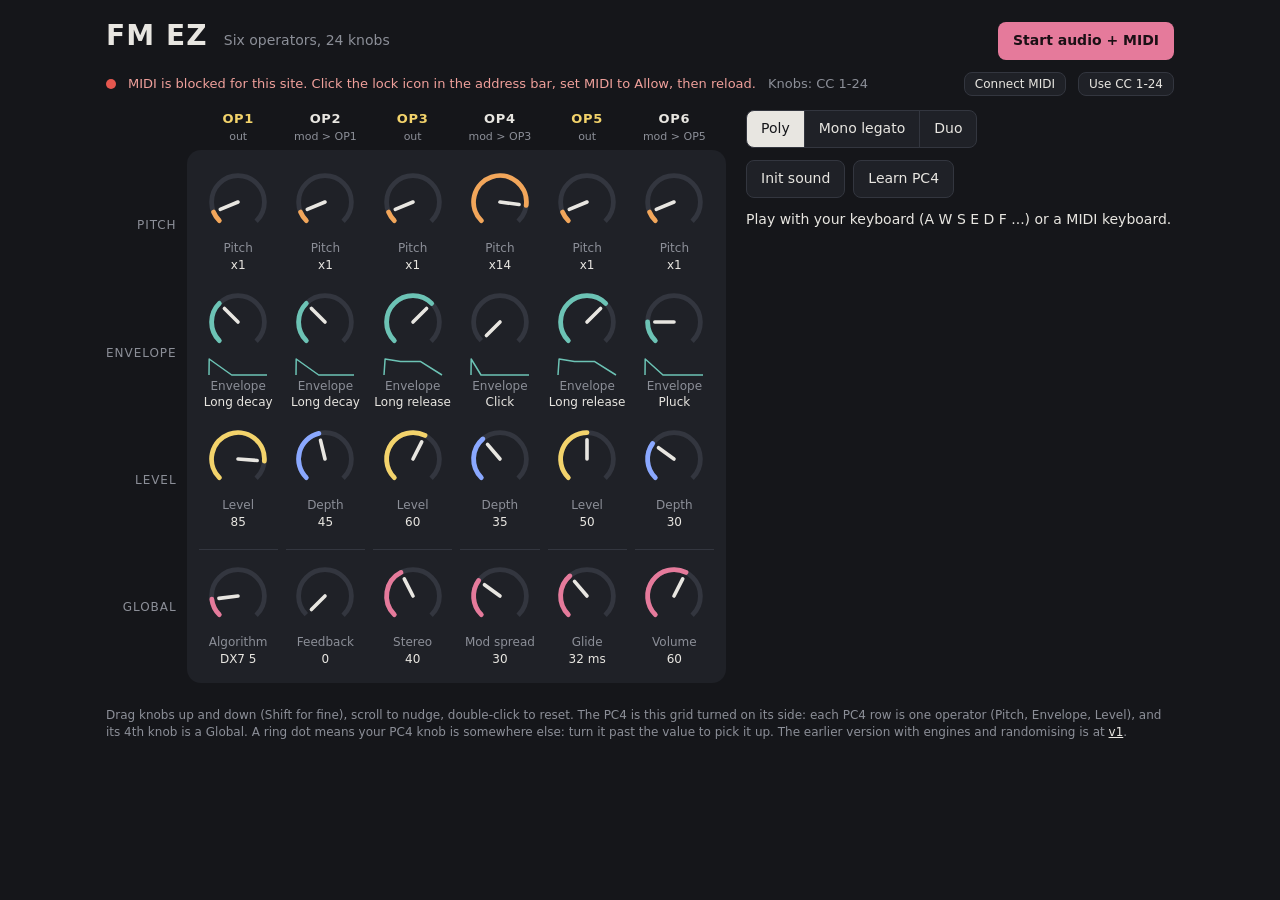
<file: index.html>
<!doctype html>
<html lang="en">
<head>
  <meta charset="utf-8" />
  <meta name="viewport" content="width=device-width, initial-scale=1" />
  <title>FM EZ</title>
  <link rel="stylesheet" href="css/style.css" />
</head>
<body>
  <header>
    <h1>FM EZ</h1>
    <p class="sub">Six operators, 24 knobs</p>
    <button id="start" class="primary">Start audio + MIDI</button>
  </header>

  <div id="midibar" class="midibar" role="status">
    <span id="mididot" class="dot" aria-hidden="true"></span>
    <span id="midiports">MIDI: starting...</span>
    <span id="midimap"></span>
    <span id="midilast"></span>
    <button id="midiconnect">Connect MIDI</button>
    <button id="midireset">Use CC 1-24</button>
  </div>

  <main>
    <div class="board">
      <div id="heads" class="heads"></div>
      <div class="rows"><span>Pitch</span><span>Envelope</span><span>Level</span><span>Global</span></div>
      <div id="grid" class="grid"></div>
    </div>

    <div class="side">
      <div id="modes" class="seg" role="group" aria-label="Voice mode">
        <button data-mode="poly" class="on">Poly</button><button data-mode="mono">Mono legato</button><button data-mode="duo">Duo</button>
      </div>
      <div class="actions">
        <button id="init">Init sound</button>
        <button id="learn">Learn PC4</button>
      </div>
      <div id="status" class="status">Play with your keyboard (A W S E D F ...) or a MIDI keyboard.</div>
    </div>
  </main>

  <footer>
    Drag knobs up and down (Shift for fine), scroll to nudge, double-click to reset.
    The PC4 is this grid turned on its side: each PC4 row is one operator (Pitch, Envelope, Level), and its 4th knob is a Global.
    A ring dot means your PC4 knob is somewhere else: turn it past the value to pick it up.
    The earlier version with engines and randomising is at <a href="v1/">v1</a>.
  </footer>

  <script type="module" src="js/main.js"></script>
</body>
</html>
</file>
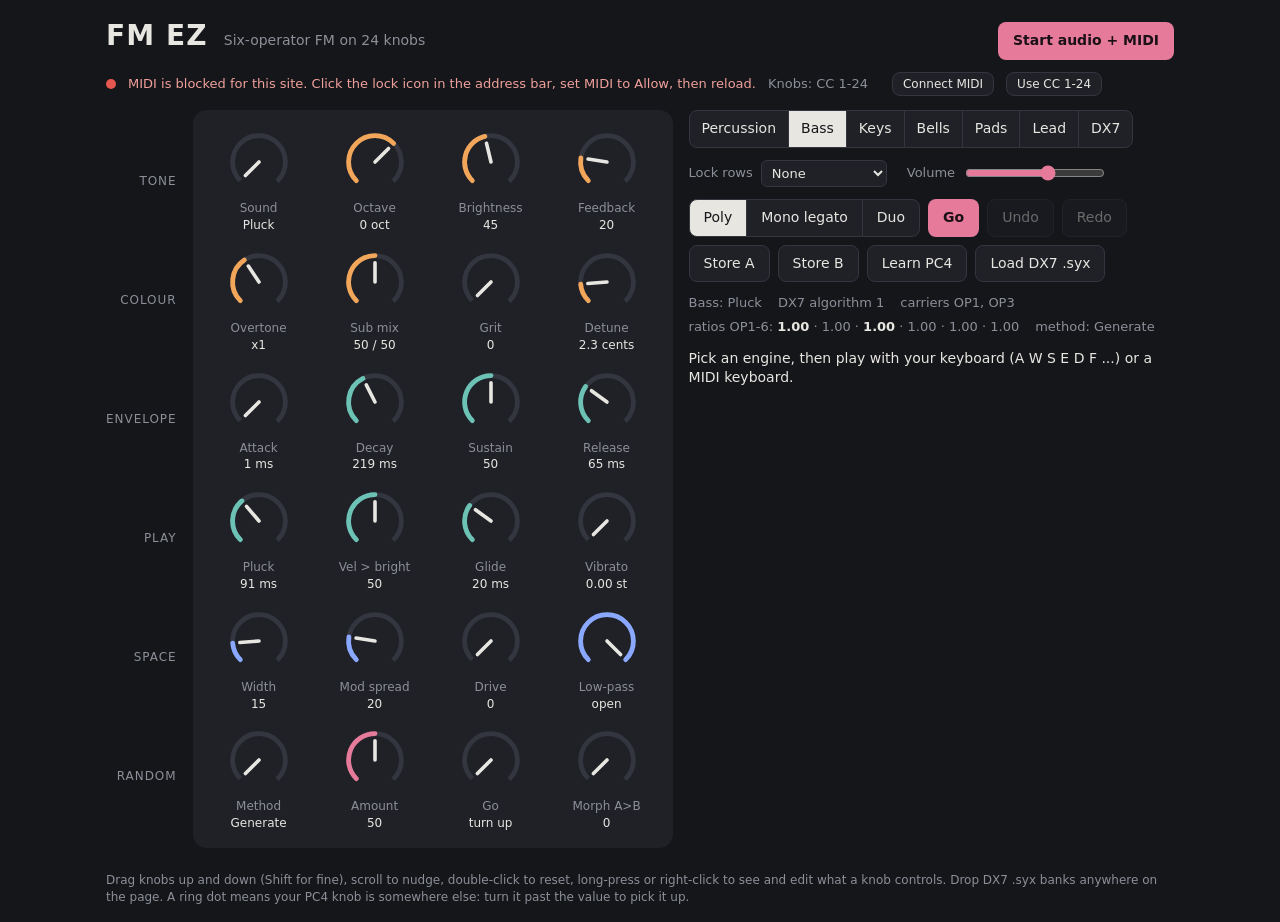
<file: v1/index.html>
<!doctype html>
<html lang="en">
<head>
  <meta charset="utf-8" />
  <meta name="viewport" content="width=device-width, initial-scale=1" />
  <title>FM EZ</title>
  <link rel="stylesheet" href="css/style.css" />
</head>
<body>
  <header>
    <h1>FM EZ</h1>
    <p class="sub">Six-operator FM on 24 knobs</p>
    <button id="start" class="primary">Start audio + MIDI</button>
  </header>

  <div id="midibar" class="midibar" role="status">
    <span id="mididot" class="dot" aria-hidden="true"></span>
    <span id="midiports">MIDI: starting...</span>
    <span id="midimap"></span>
    <span id="midilast"></span>
    <button id="midiconnect">Connect MIDI</button>
    <button id="midireset">Use CC 1-24</button>
  </div>

  <main>
    <div class="rows">
      <span>Tone</span><span>Tone</span><span>Envelope</span><span>Motion</span><span>Stereo</span><span>Random</span>
    </div>
    <div id="grid" class="grid"></div>

    <div class="side">
    <div id="engines" class="seg engines" role="group" aria-label="Engine"></div>
    <div class="controls">
      <label>Lock rows <select id="lock"></select></label>
      <label>Volume <input id="volume" type="range" min="0" max="100" /></label>
    </div>
    <div class="actions">
      <div id="modes" class="seg" role="group" aria-label="Voice mode">
        <button data-mode="poly" class="on">Poly</button><button data-mode="mono">Mono legato</button><button data-mode="duo">Duo</button>
      </div>
      <button id="go" class="primary">Go</button>
      <button id="undo">Undo</button>
      <button id="redo">Redo</button>
      <button id="storeA">Store A</button>
      <button id="storeB">Store B</button>
      <button id="learn">Learn PC4</button>
      <button id="load">Load DX7 .syx</button>
      <input id="file" type="file" accept=".syx,.SYX,application/octet-stream" multiple hidden />
    </div>

    <div id="info" class="info"></div>
    <div id="status" class="status">Pick an engine, then play with your keyboard (A W S E D F ...) or a MIDI keyboard.</div>
    </div>
  </main>

  <footer>
    Drag knobs up and down (Shift for fine), scroll to nudge, double-click to reset, long-press or right-click to see and edit what a knob controls.
    Drop DX7 .syx banks anywhere on the page. A ring dot means your PC4 knob is somewhere else: turn it past the value to pick it up.
  </footer>

  <div id="matrix" class="matrix" hidden><div class="panel" role="dialog" aria-label="Knob matrix"></div></div>

  <script type="module" src="js/main.js"></script>
</body>
</html>
</file>
<file: css/style.css>
:root {
  --bg: #15161a;
  --panel: #1f2127;
  --ink: #e8e6e1;
  --muted: #8c8f98;
  --track: #33363f;
  --tone: #f2a65a;
  --shape: #6cc3b5;
  --space: #8aa8ff;
  --random: #e57a9b;
  --level: #f3d36b;
  color-scheme: dark;
}
* { box-sizing: border-box; }
body {
  margin: 0;
  background: var(--bg);
  color: var(--ink);
  font: 14px/1.4 system-ui, -apple-system, "Segoe UI", sans-serif;
  padding: 16px;
  max-width: 1100px;
  margin-inline: auto;
}
header { display: flex; align-items: baseline; gap: 16px; flex-wrap: wrap; margin-bottom: 16px; }
h1 { margin: 0; font-size: 28px; letter-spacing: 0.04em; }
.sub { margin: 0; color: var(--muted); flex: 1; }
button {
  background: var(--panel); color: var(--ink); border: 1px solid var(--track);
  border-radius: 8px; padding: 8px 14px; font: inherit; cursor: pointer;
}
button:hover { border-color: var(--muted); }
button:disabled { opacity: 0.4; cursor: default; }
button.primary { background: var(--random); color: #1b1015; border-color: transparent; font-weight: 600; }
body.running #start { display: none; }
button.filled { border-color: var(--random); }

main { display: grid; grid-template-columns: minmax(0, 620px) 1fr; gap: 20px; align-items: start; }
.side { display: flex; flex-direction: column; gap: 12px; }
.board { display: grid; grid-template-columns: auto 1fr; gap: 0 10px; }
.heads { grid-column: 2; display: grid; grid-template-columns: repeat(6, 1fr); gap: 8px; padding: 0 12px 6px; text-align: center; }
.head b { display: block; font-size: 13px; letter-spacing: 0.05em; }
.head small { display: block; font-size: 11px; color: var(--muted); white-space: nowrap; overflow: hidden; text-overflow: ellipsis; }
.head.carrier b { color: var(--level); }
.rows { grid-column: 1; padding: 12px 0; display: grid; grid-template-rows: repeat(4, 1fr); color: var(--muted); font-size: 12px; text-transform: uppercase; letter-spacing: 0.08em; }
.rows span { display: flex; align-items: center; justify-content: flex-end; }
.grid {
  grid-column: 2; display: grid; grid-template-columns: repeat(6, 1fr); gap: 4px 8px;
  background: var(--panel); padding: 12px; border-radius: 14px;
}
.grid .knob:nth-child(n+19) { margin-top: 10px; padding-top: 10px; border-top: 1px solid var(--track); border-radius: 0; }
.knob { text-align: center; user-select: none; touch-action: none; cursor: ns-resize; padding: 4px 0; border-radius: 10px; outline: none; }
.knob:focus-visible, .knob.active { background: #ffffff0d; }
.knob svg { width: 100%; max-width: 72px; display: block; margin: 0 auto; }
.knob .track { fill: none; stroke: var(--track); stroke-width: 4; stroke-dasharray: 103.7 34.6; transform: rotate(135deg); transform-origin: 30px 30px; }
.knob .arc { fill: none; stroke: var(--c); stroke-width: 4; stroke-linecap: round; }
.knob .pointer { stroke: var(--ink); stroke-width: 3; stroke-linecap: round; }
.knob .hw { fill: var(--ink); opacity: 0; }
.knob.waiting .hw { opacity: 0.9; }
.knob.waiting .arc { opacity: 0.55; }
.knob[data-row="pitch"] { --c: var(--tone); }
.knob[data-row="env"] { --c: var(--shape); }
.knob[data-row="level"] { --c: var(--space); }
.knob[data-row="level"].carrier { --c: var(--level); }
.knob[data-row="global"] { --c: var(--random); }
.knob .shape { width: 100%; max-width: 64px; height: 18px; display: block; margin: 0 auto; }
.knob .shape polyline { fill: none; stroke: var(--shape); stroke-width: 1.5; stroke-linejoin: round; }
.label { font-size: 12px; color: var(--muted); margin-top: 2px; white-space: nowrap; overflow: hidden; text-overflow: ellipsis; }
.value { font-size: 12px; font-variant-numeric: tabular-nums; min-height: 1.4em; white-space: nowrap; overflow: hidden; text-overflow: ellipsis; }
.actions { display: flex; flex-wrap: wrap; gap: 8px; }
.info { display: flex; flex-wrap: wrap; gap: 6px 16px; color: var(--muted); font-size: 13px; }
.info b { color: var(--ink); }
.status { color: var(--ink); min-height: 1.4em; }
footer { margin-top: 24px; color: var(--muted); font-size: 12px; }

@media (max-width: 860px) {
  main { grid-template-columns: 1fr; }
}
@media (max-width: 560px) {
  .rows { display: none; }
  .heads, .grid { grid-column: 1 / -1; }
  .grid { gap: 2px; padding: 6px; }
  .heads { padding: 0 6px 4px; gap: 2px; }
  .label, .value, .head small { font-size: 10px; }
}
footer a { color: var(--ink); }
.seg { display: inline-flex; }
.seg button { border-radius: 0; margin-left: -1px; }
.seg button:first-child { border-radius: 8px 0 0 8px; margin-left: 0; }
.seg button:last-child { border-radius: 0 8px 8px 0; }
.seg button.on { background: var(--ink); color: var(--bg); }
.knob.learn { background: #e57a9b33; box-shadow: 0 0 0 2px var(--random) inset; }

.midibar { display: flex; flex-wrap: wrap; align-items: center; gap: 4px 12px; margin: -4px 0 14px; font-size: 13px; color: var(--muted); }
.midibar .dot { width: 10px; height: 10px; border-radius: 50%; background: var(--track); transition: background 0.5s; flex: none; }
.midibar .dot.ok { background: #4fbf7a; }
.midibar .dot.bad { background: #e5574f; }
.midibar .dot.flash { background: var(--random); transition: none; }
.midibar.problem #midiports { color: #f0a09b; }
.midibar #midilast { color: var(--ink); font-variant-numeric: tabular-nums; }
.midibar button { padding: 3px 10px; font-size: 12px; }


/* Nothing but the knob may move while you turn it: fixed column widths and
   fixed-size text boxes so changing values never reflow the page. */
main { grid-template-columns: minmax(0, 620px) minmax(0, 1fr); }
.heads, .grid { grid-template-columns: repeat(6, minmax(0, 1fr)); }
.knob .label, .knob .value { height: 1.4em; }
.knob { user-select: none; -webkit-user-select: none; }
.midibar { flex-wrap: nowrap; overflow: hidden; }
.midibar > span { white-space: nowrap; overflow: hidden; text-overflow: ellipsis; min-width: 0; }
.midibar #midiports { flex: 0 1 auto; }
.midibar #midimap { flex: none; }
.midibar #midilast { flex: 1 1 0; }
.midibar button { flex: none; }
.status { height: 2.8em; overflow: hidden; }
@media (max-width: 560px) {
  .midibar { flex-wrap: wrap; }
  .midibar #midiports, .midibar #midilast { flex: 1 1 100%; }
}
</file>
<file: v1/css/style.css>
:root {
  --bg: #15161a;
  --panel: #1f2127;
  --ink: #e8e6e1;
  --muted: #8c8f98;
  --track: #33363f;
  --tone: #f2a65a;
  --shape: #6cc3b5;
  --space: #8aa8ff;
  --random: #e57a9b;
  color-scheme: dark;
}
* { box-sizing: border-box; }
body {
  margin: 0;
  background: var(--bg);
  color: var(--ink);
  font: 14px/1.4 system-ui, -apple-system, "Segoe UI", sans-serif;
  padding: 16px;
  max-width: 1100px;
  margin-inline: auto;
}
header { display: flex; align-items: baseline; gap: 16px; flex-wrap: wrap; margin-bottom: 16px; }
h1 { margin: 0; font-size: 28px; letter-spacing: 0.04em; }
.sub { margin: 0; color: var(--muted); flex: 1; }
button {
  background: var(--panel); color: var(--ink); border: 1px solid var(--track);
  border-radius: 8px; padding: 8px 14px; font: inherit; cursor: pointer;
}
button:hover { border-color: var(--muted); }
button:disabled { opacity: 0.4; cursor: default; }
button.primary { background: var(--random); color: #1b1015; border-color: transparent; font-weight: 600; }
body.running #start { display: none; }
button.filled { border-color: var(--random); }

main { display: grid; grid-template-columns: auto minmax(0, 480px) 1fr; gap: 16px; align-items: start; }
.side { display: flex; flex-direction: column; gap: 12px; }
.rows { align-self: stretch; padding: 12px 0; display: grid; grid-template-rows: repeat(6, 1fr); color: var(--muted); font-size: 12px; text-transform: uppercase; letter-spacing: 0.08em; }
.rows span { display: flex; align-items: center; justify-content: flex-end; }
.grid {
  display: grid; grid-template-columns: repeat(4, 1fr); gap: 4px 8px;
  background: var(--panel); padding: 12px; border-radius: 14px;
}
.knob { text-align: center; user-select: none; touch-action: none; cursor: ns-resize; padding: 4px 0; border-radius: 10px; outline: none; }
.knob:focus-visible, .knob.active { background: #ffffff0d; }
.knob svg { width: 100%; max-width: 72px; display: block; margin: 0 auto; }
.knob .track { fill: none; stroke: var(--track); stroke-width: 4; stroke-dasharray: 103.7 34.6; transform: rotate(135deg); transform-origin: 30px 30px; }
.knob .arc { fill: none; stroke: var(--c); stroke-width: 4; stroke-linecap: round; }
.knob .pointer { stroke: var(--ink); stroke-width: 3; stroke-linecap: round; }
.knob .hw { fill: var(--ink); opacity: 0; }
.knob.waiting .hw { opacity: 0.9; }
.knob.waiting .arc { opacity: 0.55; }
.knob[data-row="tone"] { --c: var(--tone); }
.knob[data-row="shape"] { --c: var(--shape); }
.knob[data-row="space"] { --c: var(--space); }
.knob[data-row="random"] { --c: var(--random); }
.label { font-size: 12px; color: var(--muted); margin-top: 2px; white-space: nowrap; overflow: hidden; text-overflow: ellipsis; }
.value { font-size: 12px; font-variant-numeric: tabular-nums; min-height: 1.4em; white-space: nowrap; overflow: hidden; text-overflow: ellipsis; }
.actions { display: flex; flex-wrap: wrap; gap: 8px; }
.info { display: flex; flex-wrap: wrap; gap: 6px 16px; color: var(--muted); font-size: 13px; }
.info b { color: var(--ink); }
.status { color: var(--ink); min-height: 1.4em; }
footer { margin-top: 24px; color: var(--muted); font-size: 12px; }

@media (max-width: 860px) {
  main { grid-template-columns: auto minmax(0, 480px); }
  .side { grid-column: 1 / -1; }
}
@media (max-width: 640px) {
  main { grid-template-columns: 1fr; }
  .rows { display: none; }
  .grid { gap: 2px; padding: 6px; }
  .label, .value { font-size: 10px; }
}
body.drop { outline: 3px dashed var(--random); outline-offset: -8px; }
.seg { display: inline-flex; }
.seg button { border-radius: 0; margin-left: -1px; }
.seg button:first-child { border-radius: 8px 0 0 8px; margin-left: 0; }
.seg button:last-child { border-radius: 0 8px 8px 0; }
.seg button.on { background: var(--ink); color: var(--bg); }
.knob.learn { background: #e57a9b33; box-shadow: 0 0 0 2px var(--random) inset; }

.matrix { position: fixed; inset: 0; background: #0009; display: flex; align-items: center; justify-content: center; padding: 16px; z-index: 10; }
.matrix[hidden] { display: none; }
.matrix .panel { background: var(--panel); border: 1px solid var(--track); border-radius: 14px; padding: 16px 20px; max-width: min(900px, 100%); max-height: 90vh; overflow: auto; }
.matrix h2 { margin: 0 0 12px; font-size: 18px; }
.matrix h2 span { color: var(--muted); font-weight: normal; margin-left: 8px; }
.matrix table { border-collapse: collapse; font-size: 13px; font-variant-numeric: tabular-nums; }
.matrix th, .matrix td { padding: 6px 10px; border-bottom: 1px solid var(--track); text-align: left; vertical-align: top; white-space: nowrap; }
.matrix thead th { color: var(--muted); font-weight: normal; }
.matrix tbody th small { display: block; color: var(--muted); font-weight: normal; }
.matrix td b { display: block; font-weight: 600; }
.matrix td small { color: var(--muted); }
.matrix td.off { color: var(--track); }
.matrix td.depth input { width: 110px; accent-color: var(--random); vertical-align: middle; }
.matrix td.depth output { display: inline-block; width: 44px; text-align: right; }
.matrix .globals { list-style: none; padding: 0; margin: 12px 0 0; display: grid; gap: 6px; }
.matrix .globals li { display: grid; grid-template-columns: 180px 120px 1fr; gap: 8px; }
.matrix .globals span, .matrix .globals small, .matrix .hint, .matrix .help { color: var(--muted); }
.matrix .hint { font-size: 12px; margin: 12px 0 0; }
.matrix .hint button { margin-left: 8px; padding: 4px 10px; font-size: 12px; }

.midibar { display: flex; flex-wrap: wrap; align-items: center; gap: 4px 12px; margin: -4px 0 14px; font-size: 13px; color: var(--muted); }
.midibar .dot { width: 10px; height: 10px; border-radius: 50%; background: var(--track); transition: background 0.5s; flex: none; }
.midibar .dot.ok { background: #4fbf7a; }
.midibar .dot.bad { background: #e5574f; }
.midibar .dot.flash { background: var(--random); transition: none; }
.midibar.problem #midiports { color: #f0a09b; }
.midibar #midilast { color: var(--ink); font-variant-numeric: tabular-nums; }
.midibar button { padding: 3px 10px; font-size: 12px; }

.engines { flex-wrap: wrap; }
.engines button { padding: 8px 12px; }
.controls { display: flex; flex-wrap: wrap; gap: 8px 20px; align-items: center; color: var(--muted); font-size: 13px; }
.controls label { display: flex; align-items: center; gap: 8px; }
.controls select { background: var(--panel); color: var(--ink); border: 1px solid var(--track); border-radius: 6px; padding: 4px 6px; font: inherit; }
.controls input[type=range] { accent-color: var(--random); width: 140px; }
</file>
